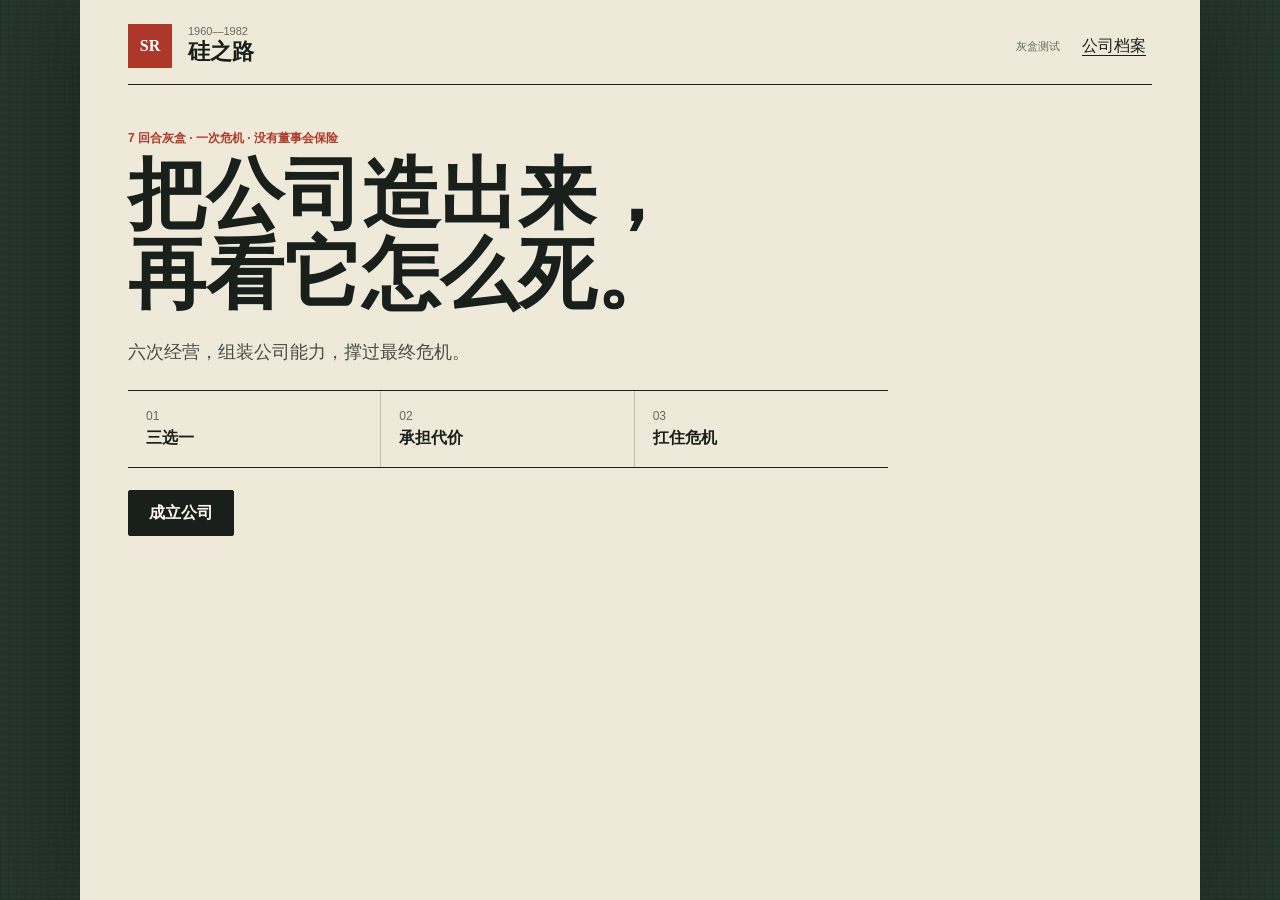
<file: index.html>
<!doctype html>
<html lang="zh-CN">
<head>
  <meta charset="UTF-8">
  <meta name="viewport" content="width=device-width, initial-scale=1.0">
  <meta name="theme-color" content="#24352d">
  <title>硅之路：飞轮危机局</title>
  <link rel="stylesheet" href="styles.css">
</head>
<body>
  <main class="app-shell">
    <header class="topbar">
      <a class="brand" href="./" aria-label="硅之路首页">
        <span class="brand-mark">SR</span>
        <span><small>1960—1982</small><strong>硅之路</strong></span>
      </a>
      <div class="run-meta">
        <span id="round-label">灰盒测试</span>
        <button id="records-button" class="quiet-button" type="button">公司档案</button>
      </div>
    </header>

    <section id="hud" class="hud hidden" aria-label="公司状态">
      <div class="status-bar">
        <div id="resources" class="resources"></div>
        <div class="crisis-clock"><small>订单冻结</small><strong id="crisis-countdown">6 回合</strong></div>
      </div>
      <div id="engine-panel" class="engine-panel"></div>
      <div id="ability-slots" class="ability-slots" aria-label="公司能力槽"></div>
    </section>

    <section id="start-screen" class="start-screen">
      <p class="kicker">7 回合灰盒 · 一次危机 · 没有董事会保险</p>
      <h1>把公司造出来，<br>再看它怎么死。</h1>
      <p class="lede">六次经营，组装公司能力，撑过最终危机。</p>
      <div class="promise-grid">
        <div><span>01</span><strong>三选一</strong></div>
        <div><span>02</span><strong>承担代价</strong></div>
        <div><span>03</span><strong>扛住危机</strong></div>
      </div>
      <button id="start-button" class="primary-button" type="button">成立公司</button>
      <button id="continue-button" class="text-button hidden" type="button">继续上次经营</button>
    </section>

    <section id="decision-screen" class="screen hidden" aria-live="polite">
      <div class="decision-layout">
        <article id="event-card" class="event-card" tabindex="0" aria-label="决策卡：向左或向右滑动选择">
          <span id="swipe-left" class="swipe-choice swipe-choice-left"></span>
          <span id="swipe-right" class="swipe-choice swipe-choice-right"></span>
          <p id="card-type" class="kicker"></p>
          <h2 id="card-title"></h2>
          <div id="card-context" class="card-context"></div>
          <details class="card-story">
            <summary>查看背景</summary>
            <p id="card-body" class="card-body"></p>
          </details>
        </article>
        <p class="swipe-instruction">拖动卡牌，或选择一侧</p>
        <div id="choices" class="choices"></div>
      </div>
    </section>

    <aside id="result-screen" class="result-toast hidden" aria-live="polite" aria-atomic="true">
      <button id="next-button" class="result-dismiss" type="button" aria-label="关闭结果">×</button>
      <article>
        <p id="result-kicker" class="kicker"></p>
        <h3 id="result-title"></h3>
        <div id="result-deltas" class="result-deltas"></div>
        <div id="result-engine" class="result-engine"></div>
      </article>
    </aside>

    <section id="replacement-screen" class="screen hidden" aria-live="polite">
      <header class="screen-heading"><div><p class="kicker">六个位置已经坐满</p><h2>董事会要求腾出一把椅子</h2></div></header>
      <p id="replacement-copy" class="brief"></p>
      <div id="replacement-grid" class="replacement-grid"></div>
    </section>

    <section id="ending-screen" class="screen hidden" aria-live="polite"></section>
  </main>

  <dialog id="records-dialog" class="records-dialog">
    <header><div><p class="kicker">内部文件</p><h2>公司档案</h2></div><button id="close-records" class="quiet-button" type="button">关闭</button></header>
    <div id="records-content"></div>
  </dialog>

  <script src="cards.config.js"></script>
  <script src="app.js"></script>
</body>
</html>
</file>
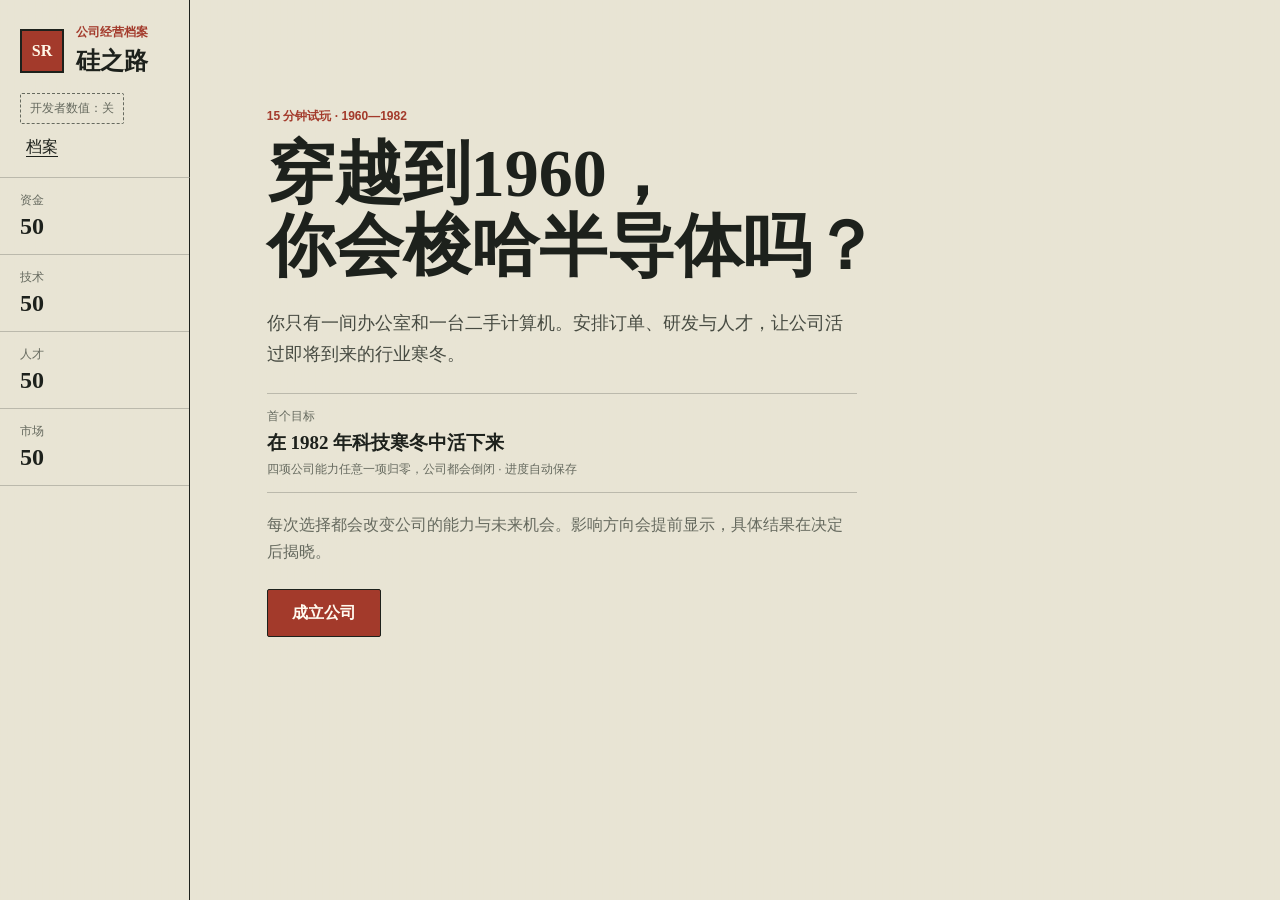
<file: outdated-code/legacy-build-slice/index.html>
<!doctype html>
<html lang="zh-CN">
<head>
  <meta charset="UTF-8">
  <meta name="viewport" content="width=device-width, initial-scale=1.0">
  <meta name="theme-color" content="#f0eadb">
  <title>硅之路：文字原型</title>
  <link rel="stylesheet" href="styles.css">
</head>
<body>
  <main id="app" class="app-shell">
    <div id="landscape-year-slot" class="landscape-year-slot hidden"></div>
    <header class="topbar" aria-label="公司状态">
      <div class="brand">
        <span class="brand-mark" aria-hidden="true">SR</span>
        <div>
          <p class="eyebrow">公司经营档案</p>
          <h1>硅之路</h1>
        </div>
      </div>
      <div class="topbar-actions">
        <button id="debug-values-button" class="dev-button" type="button" aria-pressed="false">开发者数值：关</button>
        <button id="records-button" class="icon-button" type="button" title="查看公司档案" aria-label="查看公司档案">档案</button>
      </div>
    </header>

    <section id="stats" class="stats" aria-label="公司数值"></section>

    <section id="start-screen" class="start-screen">
      <p class="chapter-label">15 分钟试玩 · 1960—1982</p>
      <h2>穿越到1960，<br>你会梭哈半导体吗？</h2>
      <p class="intro">你只有一间办公室和一台二手计算机。安排订单、研发与人才，让公司活过即将到来的行业寒冬。</p>
      <div class="opening-objective" aria-label="本轮目标">
        <span>首个目标</span>
        <strong>在 1982 年科技寒冬中活下来</strong>
        <small>四项公司能力任意一项归零，公司都会倒闭 · 进度自动保存</small>
      </div>
      <p class="intro-note">每次选择都会改变公司的能力与未来机会。影响方向会提前显示，具体结果在决定后揭晓。</p>
      <button id="start-button" class="primary-button" type="button">成立公司</button>
      <button id="continue-button" class="text-button hidden" type="button">继续上次进度</button>
    </section>

    <section id="game-screen" class="game-screen hidden" aria-live="polite">
      <div class="year-context">
        <div id="year-arrival" class="year-arrival hidden" aria-live="polite">
          <span>新年度</span>
          <strong id="arrival-year">1960</strong>
          <small id="arrival-note">年度计划开始</small>
          <div id="year-ledger" class="year-ledger hidden"></div>
        </div>
        <div class="timeline-row">
          <span id="year" class="year">1960</span>
          <span id="phase-label" class="phase-label">机器比办公室大</span>
          <span id="progress" class="progress-label"></span>
        </div>
      </div>

      <div id="decision-stage" class="decision-stage">
        <article id="event-card" class="event-card">
          <div class="document-header">
            <p id="card-type" class="card-type"></p>
            <span class="document-mark" aria-hidden="true">待决</span>
          </div>
          <h2 id="card-title"></h2>
          <p id="card-body" class="card-body"></p>
          <section id="inline-impact" class="inline-impact hidden">
            <p class="impact-label">对公司的影响</p>
            <h3 id="impact-headline"></h3>
            <p id="impact-body"></p>
            <div id="impact-settlement" class="settlement"></div>
          </section>
          <div class="signature-line" aria-hidden="true"><span>董事会批示</span></div>
        </article>
        <div id="choices" class="choices"></div>
      </div>
    </section>

    <section id="opportunity-screen" class="opportunity-screen hidden" aria-live="polite">
      <header class="opportunity-heading">
        <div>
          <p id="opportunity-kicker" class="eyebrow"></p>
          <h2 id="opportunity-title"></h2>
        </div>
        <p id="opportunity-crisis" class="opportunity-crisis"></p>
      </header>
      <p id="opportunity-brief" class="opportunity-brief"></p>
      <div id="opportunity-grid" class="opportunity-grid"></div>
      <div class="opportunity-footer">
        <p id="opportunity-count">选择 2 项，并决定处理顺序</p>
        <button id="opportunity-confirm" class="primary-button" type="button" disabled>开始处理</button>
      </div>
    </section>

    <section id="newspaper-screen" class="newspaper-screen hidden" aria-live="polite">
      <article id="result-medium" class="newspaper">
        <header class="newspaper-masthead">
          <span id="paper-date"></span>
          <strong id="medium-title">科技工商日报</strong>
          <span id="medium-meta">每份 5 分</span>
        </header>
        <p id="paper-section" class="paper-section">商业 · 科技</p>
        <h2 id="paper-headline"></h2>
        <div class="rule"></div>
        <p id="paper-body" class="paper-body"></p>
        <div id="settlement" class="settlement"></div>
        <div id="record-note" class="record-note hidden"></div>
        <button id="next-hint" class="swipe-next-hint" type="button">继续：下一页</button>
      </article>
    </section>

    <section id="ending-screen" class="ending-screen hidden" aria-live="polite"></section>
  </main>

  <div id="tutorial-overlay" class="tutorial-overlay hidden" role="dialog" aria-modal="true" aria-labelledby="tutorial-copy" aria-hidden="true" tabindex="-1">
    <div class="tutorial-message">
      <p class="tutorial-kicker">操作提示</p>
      <div id="tutorial-copy" class="tutorial-copy"></div>
      <small>点击任意位置继续</small>
    </div>
  </div>

  <dialog id="records-dialog" class="records-dialog">
    <div class="dialog-heading">
      <div>
        <p class="eyebrow">内部文件</p>
        <h2>公司档案</h2>
      </div>
      <button id="close-records" class="icon-button" type="button" aria-label="关闭档案">关闭</button>
    </div>
    <div id="records-content"></div>
  </dialog>

  <script src="cards.config.js"></script>
  <script src="app.js"></script>
</body>
</html>
</file>
<file: styles.css>
@charset "UTF-8";

:root {
  --ink: #19201b;
  --muted: #646b62;
  --paper: #f2eddd;
  --paper-light: #fffaf0;
  --forest: #24352d;
  --red: #ad3829;
  --blue: #27586b;
  --olive: #6a7134;
  --line: rgba(25, 32, 27, 0.2);
  --shadow: 0 24px 70px rgba(9, 18, 13, 0.28);
}

* { box-sizing: border-box; }
html { min-height: 100%; background: var(--forest); }
body {
  min-height: 100vh;
  margin: 0;
  color: var(--ink);
  font-family: "Bahnschrift", "Microsoft YaHei", sans-serif;
  background-color: var(--forest);
  background-image: linear-gradient(rgba(255,255,255,.025) 1px, transparent 1px), linear-gradient(90deg, rgba(0,0,0,.06) 1px, transparent 1px);
  background-size: 8px 8px;
}
button { font: inherit; }
button:focus-visible { outline: 3px solid var(--blue); outline-offset: 3px; }
.hidden { display: none !important; }
.sr-only { position: absolute; width: 1px; height: 1px; padding: 0; overflow: hidden; clip: rect(0, 0, 0, 0); white-space: nowrap; border: 0; }

.app-shell {
  width: min(100%, 1120px);
  min-height: 100vh;
  margin: 0 auto;
  padding: 24px clamp(18px, 4vw, 48px) 48px;
  background: rgba(242, 237, 221, .98);
  box-shadow: 0 0 90px rgba(0,0,0,.34);
}

.topbar, .brand, .run-meta, .screen-heading, .result-masthead, .records-dialog header, .ending-actions {
  display: flex;
  align-items: center;
  justify-content: space-between;
  gap: 16px;
}
.topbar { padding-bottom: 16px; border-bottom: 1px solid var(--ink); }
.brand { justify-content: flex-start; color: inherit; text-decoration: none; }
.brand-mark { display: grid; width: 44px; height: 44px; place-items: center; background: var(--red); color: white; font-family: Georgia, serif; font-weight: 700; }
.brand span:last-child { display: grid; }
.brand small, .run-meta span { color: var(--muted); font-size: 11px; }
.brand strong { font-family: Georgia, "Songti SC", serif; font-size: 22px; }

h1, h2, h3, p { margin-top: 0; }
h1, h2, h3 { font-family: Georgia, "Songti SC", serif; letter-spacing: 0; }
h1 { max-width: 760px; margin-bottom: 22px; font-size: clamp(42px, 7vw, 78px); line-height: 1.02; }
h2 { font-size: clamp(28px, 4vw, 44px); }
.kicker { margin-bottom: 8px; color: var(--red); font-size: 12px; font-weight: 800; text-transform: uppercase; }

.quiet-button, .text-button { border: 0; background: transparent; color: var(--ink); cursor: pointer; text-decoration: underline; text-underline-offset: 4px; }
.primary-button, .secondary-button { min-height: 46px; padding: 11px 20px; border: 1px solid var(--ink); border-radius: 2px; cursor: pointer; font-weight: 800; }
.primary-button { background: var(--ink); color: var(--paper-light); }
.secondary-button { background: transparent; color: var(--ink); }

.start-screen { padding: clamp(28px, 5vh, 52px) 0 30px; }
.lede { max-width: 680px; color: #474e47; font-family: Georgia, "Songti SC", serif; font-size: 18px; line-height: 1.8; }
.promise-grid { display: grid; grid-template-columns: repeat(3, 1fr); max-width: 760px; margin: 22px 0; border-top: 1px solid var(--ink); border-bottom: 1px solid var(--ink); }
.promise-grid div { display: grid; gap: 5px; padding: 18px; border-right: 1px solid var(--line); }
.promise-grid div:last-child { border-right: 0; }
.promise-grid span, .promise-grid small { color: var(--muted); font-size: 12px; }
.start-screen .text-button { margin-left: 16px; }

.hud { margin: 14px 0 34px; }
.status-bar { display: flex; align-items: stretch; border-bottom: 1px solid var(--line); }
.resources { display: grid; grid-template-columns: repeat(4, minmax(82px, 1fr)); flex: 1; }
.resource { display: flex; align-items: baseline; gap: 8px; padding: 9px 16px; border-right: 1px solid var(--line); }
.resource:first-child { padding-left: 0; }
.resource span { color: var(--muted); font-size: 11px; }
.resource strong { margin-left: auto; font-family: Georgia, serif; font-size: 22px; }
.resource.danger strong { color: var(--red); }
.crisis-clock { display: grid; min-width: 116px; align-content: center; gap: 2px; padding: 7px 0 7px 18px; text-align: right; }
.crisis-clock small { color: var(--red); font-size: 10px; font-weight: 800; }
.crisis-clock strong { font-size: 13px; }
.engine-panel { display: flex; align-items: center; justify-content: space-between; gap: 24px; min-height: 72px; margin-top: 13px; padding: 12px 15px; border-left: 4px solid var(--build-accent); background: #e5dfcd; }
.engine-panel.uncommitted { display: none; }
.engine-heading { display: grid; min-width: 190px; gap: 5px; }
.engine-heading small { color: var(--red); font-size: 10px; font-weight: 800; }
.engine-heading strong { font-size: 13px; }
.engine-gauge { width: 190px; height: 7px; overflow: hidden; border: 1px solid color-mix(in srgb, var(--build-accent), transparent 45%); background: var(--paper-light); }
.engine-gauge i { display: block; height: 100%; background: var(--build-accent); transition: width 420ms cubic-bezier(.2,.8,.2,1); }
.build-track { display: flex; flex: 1; align-items: center; justify-content: flex-end; gap: 9px; }
.build-node { display: flex; align-items: center; gap: 8px; min-width: 120px; color: var(--muted); }
.build-node span { display: grid; width: 28px; height: 28px; flex: 0 0 auto; place-items: center; border: 1px dashed var(--muted); font: 700 13px Georgia, serif; }
.build-node strong { font-size: 12px; }
.build-node.acquired { color: var(--ink); }
.build-node.acquired span { border-style: solid; background: var(--build-accent); color: white; }
.ability-slots { display: flex; gap: 6px; margin-top: 8px; }
.ability-slots.uncommitted { display: none; }
.ability-slot { position: relative; display: grid; width: 40px; height: 32px; place-items: center; border: 1px dashed var(--line); color: var(--muted); }
.ability-slot.filled { border-style: solid; background: var(--paper-light); color: var(--ink); cursor: help; }
.ability-slot > span { font-family: Georgia, "Songti SC", serif; font-size: 13px; font-weight: 700; }
.ability-tooltip { position: absolute; z-index: 5; top: 38px; left: 0; display: none; width: 220px; padding: 10px; border: 1px solid var(--ink); background: var(--paper-light); box-shadow: 0 10px 28px rgba(9,18,13,.18); }
.ability-tooltip strong, .ability-tooltip small { display: block; }
.ability-tooltip small { margin-top: 4px; color: var(--muted); line-height: 1.4; }
.ability-slot:hover .ability-tooltip, .ability-slot:focus .ability-tooltip { display: block; }

.screen { animation: enter 240ms ease-out; }
@keyframes enter { from { opacity: 0; transform: translateY(8px); } }
.screen-heading { align-items: center; }
.screen-heading h2 { margin-bottom: 0; font-size: clamp(28px, 3vw, 38px); }
.brief { max-width: 720px; margin: 18px 0 24px; color: var(--muted); line-height: 1.65; }
.decision-layout { display: grid; max-width: 760px; margin: 0 auto; gap: 12px; }
.event-card { padding: clamp(22px, 4vw, 38px); border: 1px solid var(--line); background: var(--paper-light); }
.event-card { position: relative; min-height: 220px; overflow: hidden; cursor: grab; touch-action: pan-y; transition: transform 180ms ease, border-color 180ms ease; user-select: none; }
.event-card:active { cursor: grabbing; }
.event-card.swiping-left { border-color: var(--red); }
.event-card.swiping-right { border-color: var(--blue); }
.event-card h2 { max-width: 620px; }
.card-body { color: #3f463f; font-family: Georgia, "Songti SC", serif; font-size: 17px; line-height: 1.7; }
.card-context { color: var(--muted); font-size: 13px; line-height: 1.5; }
.card-story { margin-top: 18px; color: var(--muted); font-size: 12px; }
.card-story summary { cursor: pointer; text-decoration: underline; text-underline-offset: 3px; }
.card-story .card-body { margin: 12px 0 0; font-size: 15px; }
.swipe-choice { position: absolute; top: 18px; max-width: 42%; opacity: 0; font-size: 12px; font-weight: 800; transition: opacity 120ms ease; }
.swipe-choice-left { right: 18px; color: var(--red); text-align: right; }
.swipe-choice-right { left: 18px; color: var(--blue); }
.swiping-left .swipe-choice-left, .swiping-right .swipe-choice-right { opacity: 1; }
.swipe-instruction { margin: 0; color: var(--muted); font-size: 11px; text-align: center; }
.choices { display: grid; grid-template-columns: repeat(2, 1fr); gap: 12px; }
.choice-button { display: grid; grid-template-columns: auto 1fr; align-content: center; gap: 4px 10px; min-height: 100px; padding: 14px 18px; border: 1px solid var(--line); background: #e5dfcd; color: var(--ink); cursor: pointer; text-align: left; }
.choice-button b { grid-row: 1 / 4; align-self: center; font-size: 22px; }
.choice-button:hover { border-color: var(--red); background: #fff4dd; }
.choice-button strong { font-family: Georgia, "Songti SC", serif; font-size: 19px; }
.choice-button span, .choice-button small { color: var(--muted); }
.choice-button small { margin-top: 5px; color: var(--blue); font-weight: 800; }
.choice-button em { color: var(--red); font-size: 12px; font-style: normal; font-weight: 800; }
.choice-button.fatal { border-color: var(--red); }

.result-toast { position: fixed; z-index: 20; right: 24px; bottom: 24px; width: min(420px, calc(100% - 32px)); padding: 18px 46px 18px 20px; border-left: 5px solid var(--olive); background: var(--ink); color: var(--paper-light); box-shadow: var(--shadow); animation: toast-in 220ms ease-out; }
.result-toast h3 { margin-bottom: 12px; font-size: 20px; }
.result-toast .kicker { margin-bottom: 5px; color: #f0a393; }
.result-dismiss { position: absolute; top: 8px; right: 10px; width: 30px; height: 30px; padding: 0; border: 0; background: transparent; color: white; cursor: pointer; font-size: 24px; line-height: 1; }
.result-deltas { display: flex; flex-wrap: wrap; gap: 12px; margin: 0; }
.result-deltas span { font-weight: 800; }
.positive { color: #35633d; }
.negative { color: var(--red); }
.result-toast .positive { color: #8ecf9b; }
.result-toast .negative { color: #f0a393; }
.result-engine { margin-top: 10px; color: #d9d5c8; font-size: 12px; line-height: 1.45; }
@keyframes toast-in { from { opacity: 0; transform: translateY(16px); } }

.replacement-grid { display: grid; grid-template-columns: repeat(3, 1fr); gap: 12px; }
.replacement-grid button { display: grid; gap: 7px; min-height: 130px; padding: 16px; border: 1px solid var(--line); background: var(--paper-light); cursor: pointer; text-align: left; }
.replacement-grid small, .replacement-grid span { color: var(--muted); font-size: 11px; }

.ending-badge { display: inline-block; margin-bottom: 18px; padding: 7px 10px; background: var(--red); color: white; font-size: 12px; font-weight: 800; }
#ending-screen > p { max-width: 700px; font-family: Georgia, "Songti SC", serif; font-size: 18px; line-height: 1.7; }
.ending-summary { display: grid; grid-template-columns: repeat(3, 1fr); gap: 1px; margin: 25px 0; background: var(--line); border: 1px solid var(--line); }
.ending-summary div { display: grid; gap: 6px; padding: 16px; background: var(--paper-light); }
.ending-summary small { color: var(--muted); }
.ending-actions { justify-content: flex-start; margin-top: 28px; }

.records-dialog { width: min(680px, calc(100% - 32px)); max-height: 82vh; padding: 24px; border: 1px solid var(--ink); background: var(--paper); color: var(--ink); }
.records-dialog::backdrop { background: rgba(15, 22, 18, .72); }
.records-dialog ul, .records-dialog ol { padding-left: 22px; line-height: 1.7; }

@media (max-width: 760px) {
  .app-shell { padding: 16px 14px 32px; }
  .hud { margin-bottom: 18px; }
  .topbar { align-items: flex-start; }
  .run-meta { align-items: flex-end; flex-direction: column; gap: 7px; }
  h1 { font-size: 44px; }
  .promise-grid, .decision-layout, .replacement-grid, .ending-summary { grid-template-columns: 1fr; }
  .promise-grid div { border-right: 0; border-bottom: 1px solid var(--line); }
  .promise-grid div:last-child { border-bottom: 0; }
  .status-bar { align-items: stretch; }
  .resources { grid-template-columns: repeat(4, 1fr); }
  .resource { display: grid; gap: 2px; padding: 7px 5px; text-align: center; }
  .resource strong { margin: 0; font-size: 19px; }
  .crisis-clock { min-width: 76px; padding-left: 7px; }
  .engine-panel { display: grid; gap: 12px; }
  .engine-heading { min-width: 0; }
  .engine-gauge { width: 100%; }
  .build-track { justify-content: flex-start; gap: 5px; }
  .build-node { min-width: 0; flex: 1; display: grid; justify-items: center; text-align: center; }
  .build-node strong { font-size: 10px; }
  .build-track i { font-size: 11px; }
  .screen-heading { align-items: stretch; flex-direction: column; }
  .event-card { min-height: 0; }
  .choices { grid-template-columns: 1fr 1fr; }
  .choice-button { display: flex; min-width: 0; min-height: 112px; padding: 12px; flex-direction: column; align-items: flex-start; justify-content: center; gap: 5px; }
  .choice-button strong { font-size: 16px; }
  .choice-button span, .choice-button small { font-size: 11px; line-height: 1.35; }
  .choice-button b { display: none; }
  .result-toast { right: 16px; bottom: 16px; }
  .ending-actions { align-items: stretch; flex-direction: column; }
}
</file>
<file: outdated-code/legacy-build-slice/styles.css>
@charset "UTF-8";

:root {
  --ink: #1d211c;
  --muted: #666a5f;
  --paper: #f3eddd;
  --paper-deep: #ded2b9;
  --olive: #53624c;
  --red: #a33a2b;
  --blue: #294f6b;
  --line: rgba(29, 33, 28, 0.22);
  --shadow: 0 18px 50px rgba(32, 30, 23, 0.16);
}

* {
  box-sizing: border-box;
}

html {
  min-height: 100%;
  background: #263930;
}

body {
  min-height: 100vh;
  margin: 0;
  color: var(--ink);
  font-family: "Bahnschrift", "Microsoft YaHei", sans-serif;
  background-color: #263930;
  background-image:
    linear-gradient(rgba(255, 255, 255, 0.025) 1px, transparent 1px),
    linear-gradient(90deg, rgba(0, 0, 0, 0.05) 1px, transparent 1px);
  background-size: 7px 7px;
}

button {
  font: inherit;
}

button:focus-visible {
  outline: 3px solid var(--blue);
  outline-offset: 3px;
}

.hidden {
  display: none !important;
}

.app-shell {
  width: min(100%, 960px);
  min-height: 100vh;
  margin: 0 auto;
  padding: 28px clamp(18px, 5vw, 56px) 48px;
  background: rgba(239, 234, 217, 0.97);
  box-shadow: 0 0 80px rgba(6, 13, 9, 0.35);
}

.topbar,
.dialog-heading,
.timeline-row,
.newspaper-masthead {
  display: flex;
  align-items: center;
  justify-content: space-between;
  gap: 16px;
}

.topbar {
  padding-bottom: 18px;
  border-bottom: 1px solid var(--ink);
}

.brand {
  display: flex;
  align-items: center;
  gap: 12px;
}

.topbar-actions {
  display: flex;
  align-items: center;
  gap: 18px;
}

.brand-mark {
  display: grid;
  width: 44px;
  height: 44px;
  place-items: center;
  border: 2px solid var(--ink);
  background: var(--red);
  color: #fff8e8;
  font-family: Georgia, "Songti SC", serif;
  font-weight: 700;
}

h1,
h2,
p {
  margin-top: 0;
}

h1 {
  margin-bottom: 0;
  font-family: Georgia, "Songti SC", serif;
  font-size: 24px;
  letter-spacing: 0;
}

.eyebrow,
.kicker,
.card-type,
.paper-section {
  margin-bottom: 4px;
  color: var(--red);
  font-size: 12px;
  font-weight: 700;
  letter-spacing: 0;
  text-transform: uppercase;
}

.icon-button,
.text-button {
  border: 0;
  background: transparent;
  color: var(--ink);
  cursor: pointer;
  text-decoration: underline;
  text-underline-offset: 4px;
}

.dev-button {
  padding: 6px 9px;
  border: 1px dashed var(--muted);
  border-radius: 2px;
  background: transparent;
  color: var(--muted);
  cursor: pointer;
  font-size: 12px;
}

.dev-button[aria-pressed="true"] {
  border-style: solid;
  border-color: var(--red);
  color: var(--red);
}

.stats {
  display: grid;
  grid-template-columns: repeat(4, 1fr);
  border-bottom: 1px solid var(--line);
}

.stats.developer-stats {
  grid-template-columns: repeat(5, 1fr);
}

.stat {
  min-width: 0;
  padding: 14px 10px;
  border-right: 1px solid var(--line);
}

.stat:first-child {
  padding-left: 0;
}

.stat:last-child {
  border-right: 0;
}

.stat-label {
  display: block;
  margin-bottom: 4px;
  color: var(--muted);
  font-size: 12px;
}

.stat-value {
  font-family: Georgia, serif;
  font-size: 24px;
  font-weight: 700;
  font-variant-numeric: tabular-nums;
}

.stat-value.warning {
  color: var(--red);
}

.start-screen {
  min-height: 68vh;
  padding: clamp(64px, 12vh, 120px) 0 40px;
}

.chapter-label {
  margin-bottom: 12px;
  color: var(--red);
  font-size: 12px;
  font-weight: 700;
  letter-spacing: 0;
  text-transform: uppercase;
}

.start-screen h2 {
  max-width: 720px;
  margin-bottom: 24px;
  font-family: Georgia, "Songti SC", serif;
  font-size: clamp(38px, 7vw, 68px);
  line-height: 1.08;
  letter-spacing: 0;
}

.intro {
  max-width: 590px;
  margin-bottom: 32px;
  color: #474b42;
  font-family: Georgia, "Songti SC", serif;
  font-size: 18px;
  line-height: 1.75;
}

.intro-note {
  max-width: 590px;
  margin: 0 0 24px;
  color: var(--muted);
  line-height: 1.7;
}

.opening-objective {
  display: grid;
  max-width: 590px;
  margin: -10px 0 18px;
  padding: 14px 0;
  border-top: 1px solid var(--line);
  border-bottom: 1px solid var(--line);
  gap: 5px;
}

.opening-objective span,
.opening-objective small {
  color: var(--muted);
  font-size: 12px;
}

.opening-objective strong {
  font-family: Georgia, "Songti SC", serif;
  font-size: 19px;
}

.primary-button {
  min-height: 48px;
  padding: 12px 24px;
  border: 1px solid var(--ink);
  border-radius: 2px;
  background: var(--red);
  color: #fffaf0;
  cursor: pointer;
  font-weight: 700;
}

.primary-button:hover {
  filter: brightness(0.94);
}

.primary-button.dark {
  background: var(--ink);
}

.start-screen .text-button {
  margin-left: 18px;
}

.game-screen,
.opportunity-screen,
.newspaper-screen,
.ending-screen {
  padding-top: 30px;
}

.opportunity-screen {
  min-height: 68vh;
}

.opportunity-heading {
  display: flex;
  align-items: end;
  justify-content: space-between;
  gap: 24px;
  margin-bottom: 12px;
  padding-bottom: 16px;
  border-bottom: 1px solid var(--ink);
}

.opportunity-heading h2 {
  margin-bottom: 0;
  font-family: Georgia, "Songti SC", serif;
  font-size: clamp(32px, 5vw, 48px);
}

.opportunity-crisis {
  margin: 0;
  color: var(--red);
  font-weight: 700;
  white-space: nowrap;
}

.opportunity-brief {
  max-width: 680px;
  margin: 18px 0 24px;
  color: #474b42;
  font-family: Georgia, "Songti SC", serif;
  font-size: 17px;
  line-height: 1.7;
}

.opportunity-grid {
  display: grid;
  grid-template-columns: repeat(2, minmax(0, 1fr));
  gap: 14px;
}

.opportunity-card {
  position: relative;
  display: grid;
  min-height: 170px;
  padding: 20px;
  border: 1px solid var(--line);
  border-radius: 2px;
  background: rgba(255, 250, 240, 0.72);
  color: var(--ink);
  cursor: pointer;
  gap: 9px;
  text-align: left;
  transition: border-color 140ms ease, background 140ms ease, transform 140ms ease;
}

.opportunity-card:hover {
  border-color: var(--olive);
  transform: translateY(-2px);
}

.opportunity-card.selected {
  border-color: var(--red);
  background: #fff8e9;
  box-shadow: inset 4px 0 0 var(--red);
}

.opportunity-card strong {
  padding-right: 30px;
  font-family: Georgia, "Songti SC", serif;
  font-size: 22px;
}

.opportunity-order {
  position: absolute;
  top: 16px;
  right: 16px;
  display: grid;
  width: 26px;
  height: 26px;
  place-items: center;
  border-radius: 50%;
  background: var(--red);
  color: #fffaf0;
  font-weight: 700;
}

.opportunity-order:empty {
  display: none;
}

.opportunity-deadline,
.opportunity-build,
.opportunity-ability,
.opportunity-payoff,
.opportunity-risk {
  color: var(--muted);
  font-size: 13px;
  line-height: 1.45;
}

.opportunity-deadline {
  color: var(--red);
  font-weight: 700;
}

.opportunity-build {
  color: var(--blue);
  font-weight: 700;
}

.opportunity-ability {
  color: var(--ink);
  font-weight: 700;
}

.opportunity-footer {
  display: flex;
  align-items: center;
  justify-content: space-between;
  gap: 20px;
  margin-top: 20px;
}

.opportunity-footer p {
  margin: 0;
  color: var(--muted);
}

.opportunity-footer button:disabled {
  cursor: not-allowed;
  opacity: 0.42;
}

.newspaper.synergy-result {
  border-color: var(--red);
  box-shadow: var(--shadow), inset 0 0 0 4px rgba(163, 58, 43, 0.12);
}

.career-summary {
  max-width: 660px;
  margin: 24px auto;
  padding: 18px 0;
  border-top: 1px solid var(--line);
  border-bottom: 1px solid var(--line);
  text-align: left;
}

.career-summary li,
.career-summary p {
  margin-bottom: 8px;
  line-height: 1.55;
}

.game-screen {
  position: relative;
  margin: 0 calc(clamp(18px, 5vw, 56px) * -1) -48px;
  padding: 28px clamp(18px, 5vw, 56px) 48px;
  background-color: #344b40;
  background-image:
    repeating-linear-gradient(90deg, transparent 0, transparent 42px, rgba(255, 255, 255, 0.018) 43px),
    repeating-linear-gradient(0deg, transparent 0, transparent 53px, rgba(0, 0, 0, 0.035) 54px);
  color: #f2ecdc;
}

.game-screen .timeline-row {
  color: rgba(242, 236, 220, 0.68);
}

.year-arrival {
  display: grid;
  grid-template-columns: auto 1fr auto;
  align-items: baseline;
  gap: 18px;
  margin: -28px calc(clamp(18px, 5vw, 56px) * -1) 26px;
  padding: 18px clamp(18px, 5vw, 56px) 14px;
  border-bottom: 4px double #d8bd77;
  background: #17261f;
  color: #f5ecd5;
  box-shadow: 0 12px 24px rgba(8, 15, 11, 0.22);
}

.year-arrival span,
.year-arrival small {
  color: #d8bd77;
  font-size: 12px;
  font-weight: 700;
}

.year-arrival strong {
  font-family: Georgia, "Songti SC", serif;
  font-size: clamp(44px, 8vw, 78px);
  line-height: 0.9;
  text-align: center;
}

.year-ledger {
  grid-column: 1 / -1;
  display: grid;
  grid-template-columns: repeat(3, 1fr);
  border-top: 1px solid rgba(216, 189, 119, 0.45);
}

.year-ledger span {
  padding: 10px 12px 0;
  color: rgba(245, 236, 213, 0.72);
  font-size: 12px;
  text-align: center;
}

.year-ledger span + span {
  border-left: 1px solid rgba(216, 189, 119, 0.28);
}

.year-ledger b {
  display: inline-block;
  margin-left: 5px;
  color: #f5ecd5;
  font-family: Consolas, monospace;
}

.year-ledger b.positive {
  color: #b9d59f;
}

.year-ledger b.negative {
  color: #ee9b8d;
}

.timeline-row {
  margin-bottom: 18px;
  color: var(--muted);
  font-size: 13px;
}

.year {
  color: var(--red);
  font-family: Georgia, serif;
  font-size: 28px;
  font-weight: 700;
}

.phase-label {
  flex: 1;
}

.progress-label {
  font-variant-numeric: tabular-nums;
}

.decision-stage {
  position: relative;
  display: grid;
  min-height: 600px;
  place-items: start center;
  padding-top: 18px;
  isolation: isolate;
}

.decision-stage::before,
.decision-stage::after {
  content: "";
  position: absolute;
  z-index: -1;
  background: #17261f;
  opacity: 0.52;
}

.decision-stage::before {
  top: 42px;
  left: 2%;
  width: 110px;
  height: 150px;
  border: 1px solid rgba(255, 255, 255, 0.12);
  transform: rotate(-5deg);
}

.decision-stage::after {
  right: 3%;
  bottom: 26px;
  width: 148px;
  height: 74px;
  border: 8px double rgba(213, 194, 151, 0.18);
  transform: rotate(4deg);
}

.event-card {
  position: relative;
  z-index: 2;
  width: min(540px, calc(100% - 300px));
  min-height: 480px;
  padding: clamp(28px, 5vw, 50px);
  border: 1px solid #716b5d;
  border-radius: 1px;
  background-color: #fffaf0;
  background-image: repeating-linear-gradient(0deg, transparent, transparent 27px, rgba(38, 50, 42, 0.045) 28px);
  box-shadow: 0 24px 55px rgba(8, 15, 11, 0.38), 10px 12px 0 rgba(17, 29, 23, 0.22);
  color: var(--ink);
  cursor: grab;
  touch-action: none;
  transform: rotate(-0.45deg);
  transform-origin: 50% 90%;
  transition: transform 160ms ease, box-shadow 160ms ease;
  user-select: none;
}

.event-card::before {
  content: "";
  position: absolute;
  top: -13px;
  right: 62px;
  width: 42px;
  height: 22px;
  border: 3px solid #7d817a;
  border-bottom: 0;
  border-radius: 20px 20px 0 0;
  transform: rotate(5deg);
}

.event-card:active,
.event-card.is-dragging {
  cursor: grabbing;
  box-shadow: 0 34px 70px rgba(8, 15, 11, 0.46);
}

.event-card.is-flying {
  pointer-events: none;
  transition: transform 220ms ease-in, opacity 220ms ease-in;
}

.flying-document {
  position: fixed;
  z-index: 100;
  margin: 0;
  pointer-events: none;
}

.event-card.external-document {
  width: min(620px, calc(100% - 180px));
  min-height: 570px;
  padding-bottom: 56px;
  border: 3px double var(--ink);
  background-color: #e9dec4;
  font-family: Consolas, "Microsoft YaHei", monospace;
  touch-action: pan-y;
  transform: rotate(0.35deg);
}

.event-card.external-document::before {
  content: "电报";
  top: 22px;
  right: 24px;
  width: auto;
  height: auto;
  padding: 5px 8px;
  border: 2px solid var(--red);
  border-radius: 0;
  color: var(--red);
  font-weight: 700;
  transform: rotate(5deg);
}

.event-card.external-document .document-mark {
  display: none;
}

.document-header {
  display: flex;
  align-items: center;
  justify-content: space-between;
  gap: 16px;
  margin-bottom: 20px;
  padding-bottom: 10px;
  border-bottom: 1px solid var(--line);
}

.document-mark {
  padding: 3px 7px;
  border: 1px solid var(--red);
  color: var(--red);
  font-family: "Songti SC", serif;
  font-size: 12px;
  font-weight: 700;
  transform: rotate(3deg);
}

.event-card h2 {
  max-width: 680px;
  margin-bottom: 22px;
  font-family: Georgia, "Songti SC", serif;
  font-size: clamp(30px, 4vw, 44px);
  line-height: 1.16;
  letter-spacing: 0;
  overflow-wrap: anywhere;
}

.card-body {
  max-width: 680px;
  min-height: 104px;
  margin-bottom: 30px;
  font-family: Georgia, "Songti SC", serif;
  font-size: 19px;
  line-height: 1.8;
}

.signature-line {
  position: absolute;
  right: clamp(28px, 5vw, 50px);
  bottom: 34px;
  width: 145px;
  padding-top: 7px;
  border-top: 1px solid var(--muted);
  color: var(--muted);
  font-family: "FangSong", "Songti SC", serif;
  font-size: 12px;
  text-align: center;
}

.choices {
  position: absolute;
  inset: 0;
  z-index: 1;
  pointer-events: none;
}

.choice-button {
  position: absolute;
  top: 185px;
  display: flex;
  width: 150px;
  min-height: 130px;
  flex-direction: column;
  justify-content: center;
  gap: 10px;
  padding: 16px 10px;
  border: 0;
  border-top: 2px solid rgba(242, 236, 220, 0.45);
  border-bottom: 2px solid rgba(242, 236, 220, 0.45);
  border-radius: 0;
  background: rgba(20, 34, 27, 0.3);
  color: #f6efdc;
  cursor: pointer;
  pointer-events: auto;
  text-align: center;
  transition: background 150ms ease, border-color 150ms ease, transform 150ms ease;
}

.choice-count-2 .choice-button:first-child {
  left: 0;
  transform: rotate(-2deg);
}

.choice-count-2 .choice-button:last-child {
  right: 0;
  transform: rotate(2deg);
}

.choice-button:hover,
.choice-button.is-previewing {
  border-color: #d8bd77;
  background: rgba(7, 15, 10, 0.66);
  color: #fff9e9;
}

.choice-label {
  font-family: Georgia, "Songti SC", serif;
  font-size: 18px;
  font-weight: 700;
  line-height: 1.35;
}

.choice-effects {
  color: #c9d6cb;
  font-family: Consolas, monospace;
  font-size: 12px;
  line-height: 1.6;
  opacity: 0.82;
  transition: opacity 140ms ease;
}

.choice-button:hover .choice-effects,
.choice-button:focus-visible .choice-effects,
.choice-button.is-previewing .choice-effects {
  color: #f0dca5;
  opacity: 1;
}

.choice-count-1 .choice-button {
  top: auto;
  bottom: 8px;
  left: 50%;
  width: 220px;
  min-height: 72px;
  border: 2px solid #d8bd77;
  transform: translateX(-50%) rotate(-1deg);
}

.decision-stage:has(.choice-count-1) {
  min-height: 540px;
}

.decision-stage:has(.external-document) {
  min-height: 730px;
}

.external-year-link {
  display: block;
  margin: 16px 0 0 auto;
  padding: 5px 0;
  border: 0;
  border-bottom: 1px solid rgba(29, 33, 28, 0.45);
  background: transparent;
  color: var(--muted);
  cursor: pointer;
  font-family: "FangSong", "Songti SC", serif;
  font-size: 13px;
  font-weight: 400;
}

.external-year-link:hover,
.external-year-link:focus-visible {
  border-bottom-color: var(--red);
  color: var(--red);
}

.tutorial-overlay {
  position: fixed;
  inset: 0;
  z-index: 1000;
  display: grid;
  place-items: center;
  padding: 28px;
  background: rgba(13, 28, 21, 0.86);
  color: #fff8e8;
  cursor: pointer;
  text-align: center;
  backdrop-filter: blur(3px);
  animation: tutorial-appear 180ms ease-out;
}

.tutorial-message {
  width: min(900px, 100%);
  padding: 34px 20px;
  border-top: 1px solid rgba(216, 189, 119, 0.72);
  border-bottom: 1px solid rgba(216, 189, 119, 0.72);
}

.tutorial-kicker {
  margin-bottom: 18px;
  color: #d8bd77;
  font-size: 13px;
  font-weight: 700;
}

.tutorial-copy {
  margin-bottom: 24px;
  font-family: Georgia, "Songti SC", serif;
  font-weight: 700;
  line-height: 1.35;
}

.tutorial-directions {
  display: flex;
  align-items: center;
  justify-content: center;
  gap: clamp(20px, 5vw, 64px);
  font-size: clamp(28px, 4vw, 46px);
}

.tutorial-action {
  display: inline-flex;
  align-items: center;
  gap: 12px;
  white-space: nowrap;
}

.tutorial-or {
  color: #d8bd77;
  font-family: "FangSong", "Songti SC", serif;
  font-size: 18px;
  font-weight: 400;
}

.tutorial-purpose {
  display: block;
  margin-top: 16px;
  color: #d8bd77;
  font-size: clamp(22px, 2.5vw, 30px);
}

.tutorial-message small {
  color: rgba(255, 248, 232, 0.66);
  font-size: 13px;
}

@keyframes tutorial-appear {
  from { opacity: 0; }
  to { opacity: 1; }
}

@media (prefers-reduced-motion: reduce) {
  .tutorial-overlay {
    animation: none;
  }
}

@media (max-width: 520px) {
  .tutorial-directions {
    flex-direction: column;
    gap: 8px;
  }

  .tutorial-directions-single {
    flex-direction: row;
  }
}

.newspaper-screen {
  position: relative;
  margin: 0 calc(clamp(18px, 5vw, 56px) * -1) -48px;
  padding: 24px clamp(18px, 5vw, 56px) 32px;
  background-color: #344b40;
  background-image: repeating-linear-gradient(90deg, transparent 0, transparent 42px, rgba(255, 255, 255, 0.018) 43px);
  perspective: 1000px;
}

.newspaper {
  position: relative;
  min-height: 430px;
  padding: clamp(22px, 3.5vw, 38px);
  overflow: hidden;
  border: 1px solid #756f60;
  border-radius: 1px;
  background-color: #eee5d1;
  background-image: repeating-linear-gradient(0deg, transparent, transparent 3px, rgba(70, 60, 45, 0.025) 3px, rgba(70, 60, 45, 0.025) 4px);
  box-shadow: 0 28px 65px rgba(8, 15, 11, 0.42), 9px 11px 0 rgba(17, 29, 23, 0.2);
  cursor: grab;
  touch-action: pan-y;
  transform: rotate(-0.35deg);
  user-select: none;
}

.newspaper.is-dragging {
  cursor: grabbing;
}

.newspaper::after {
  content: "号外";
  position: absolute;
  top: 92px;
  right: 28px;
  padding: 5px 8px;
  border: 2px solid var(--red);
  color: var(--red);
  font-family: "Songti SC", serif;
  font-weight: 700;
  transform: rotate(4deg);
}

.newspaper.annual-report::after {
  display: none;
}

.newspaper-masthead {
  padding-bottom: 10px;
  border-bottom: 3px double var(--ink);
  font-family: Georgia, "Songti SC", serif;
  font-size: 12px;
}

.newspaper-masthead strong {
  font-size: clamp(23px, 5vw, 38px);
  text-align: center;
}

.paper-section {
  margin-top: 18px;
}

.newspaper h2 {
  max-width: 720px;
  margin: 14px auto;
  font-family: Georgia, "Songti SC", serif;
  font-size: clamp(32px, 4.5vw, 46px);
  line-height: 1.05;
  text-align: center;
  letter-spacing: 0;
}

.rule {
  width: 90px;
  height: 4px;
  margin: 14px auto;
  background: var(--red);
}

.paper-body {
  max-width: 650px;
  margin: 0 auto 16px;
  font-family: Georgia, "Songti SC", serif;
  font-size: 18px;
  line-height: 1.65;
}

.settlement {
  display: flex;
  flex-wrap: wrap;
  gap: 8px;
  max-width: 650px;
  margin: 0 auto 20px;
}

.delta {
  padding: 7px 10px;
  border: 1px solid var(--line);
  background: rgba(255, 250, 240, 0.6);
  font-family: Consolas, monospace;
  font-size: 13px;
}

.delta.positive {
  color: var(--olive);
}

.delta.negative {
  color: var(--red);
}

.record-note {
  max-width: 650px;
  margin: 0 auto 16px;
  padding: 12px 14px;
  border-left: 4px solid var(--blue);
  background: rgba(41, 79, 107, 0.08);
  font-size: 14px;
  line-height: 1.6;
}

.swipe-next-hint {
  display: block;
  margin: 22px auto 0;
  padding: 9px 14px;
  border: 1px solid var(--line);
  border-radius: 2px;
  background: transparent;
  color: var(--muted);
  cursor: pointer;
  font-family: "FangSong", "Songti SC", serif;
  font-size: 16px;
  text-align: center;
}

.swipe-next-hint:hover,
.swipe-next-hint:focus-visible {
  border-color: var(--red);
  color: var(--red);
}

.medium-terminal {
  border: 12px solid #4c5148;
  background: #dce3cf;
  box-shadow: var(--shadow), inset 0 0 36px rgba(42, 61, 39, 0.12);
}

.medium-terminal::after {
  content: "内部";
  border-color: var(--olive);
  color: var(--olive);
}

.medium-terminal h2,
.medium-terminal .paper-body,
.medium-terminal .newspaper-masthead {
  font-family: Consolas, "Microsoft YaHei", monospace;
}

.medium-web {
  border-top: 12px solid var(--blue);
  background: #f5f4ed;
}

.medium-web::after {
  content: "在线";
  border-color: var(--blue);
  color: var(--blue);
}

.medium-web .newspaper-masthead {
  border-bottom-color: var(--blue);
}

.ending-screen {
  min-height: 70vh;
  padding-top: clamp(60px, 12vh, 110px);
}

.ending-screen h2 {
  max-width: 760px;
  margin-bottom: 20px;
  font-family: Georgia, "Songti SC", serif;
  font-size: clamp(38px, 7vw, 68px);
  line-height: 1.06;
  letter-spacing: 0;
}

.obituary-title {
  margin-bottom: 8px;
  color: var(--red);
  font-family: Georgia, "Songti SC", serif;
  font-size: clamp(28px, 5vw, 46px);
  font-weight: 700;
  line-height: 1;
}

.ending-unlocked {
  margin-bottom: 24px;
  color: var(--muted);
  font-size: 13px;
  font-weight: 700;
}

.failure-ending h2 {
  max-width: 850px;
  white-space: pre-line;
}

.ending-copy {
  max-width: 620px;
  margin-bottom: 28px;
  font-family: Georgia, "Songti SC", serif;
  font-size: 19px;
  line-height: 1.8;
  white-space: pre-line;
}

.ending-actions {
  display: flex;
  flex-wrap: wrap;
  gap: 12px;
}

.secondary-button {
  min-height: 48px;
  padding: 12px 20px;
  border: 1px solid var(--ink);
  border-radius: 2px;
  background: transparent;
  color: var(--ink);
  cursor: pointer;
  font-weight: 700;
}

.records-dialog {
  width: min(680px, calc(100% - 32px));
  max-height: 82vh;
  padding: 26px;
  border: 1px solid var(--ink);
  border-radius: 3px;
  background: var(--paper);
  color: var(--ink);
}

.records-dialog::backdrop {
  background: rgba(20, 21, 18, 0.62);
}

.records-dialog h2 {
  margin-bottom: 0;
  font-family: Georgia, "Songti SC", serif;
  font-size: 30px;
}

.record-section {
  margin-top: 24px;
  padding-top: 18px;
  border-top: 1px solid var(--line);
}

.record-section h3 {
  font-size: 14px;
}

.tag-list {
  display: flex;
  flex-wrap: wrap;
  gap: 8px;
  padding: 0;
  list-style: none;
}

.tag-list li {
  padding: 7px 9px;
  border: 1px solid var(--line);
  background: #fffaf0;
  font-size: 13px;
}

.history-list {
  margin: 0;
  padding: 0;
  list-style: none;
}

.history-list li {
  padding: 10px 0;
  border-bottom: 1px dotted var(--line);
  font-size: 13px;
  line-height: 1.55;
}

.empty-note {
  color: var(--muted);
  font-family: Georgia, "Songti SC", serif;
  font-style: italic;
}

@media (min-width: 900px) and (orientation: landscape) {
  .app-shell {
    display: grid;
    width: min(100%, 1280px);
    min-height: 100vh;
    grid-template-columns: 190px minmax(0, 1fr);
    grid-template-rows: auto auto 1fr;
    padding: 0;
  }

  .landscape-year-slot {
    grid-column: 1;
    grid-row: 1;
    padding: 20px;
    border-right: 1px solid var(--ink);
    border-bottom: 1px solid var(--line);
    background: #17261f;
    color: #f5ecd5;
  }

  .landscape-year-slot .year-arrival {
    display: grid;
    grid-template-columns: 1fr;
    gap: 3px;
    margin: 0 0 14px;
    padding: 0 0 14px;
    border-bottom: 1px solid rgba(216, 189, 119, 0.45);
    background: transparent;
    box-shadow: none;
  }

  .landscape-year-slot .year-arrival strong {
    font-size: 48px;
    line-height: 1;
    text-align: left;
  }

  .landscape-year-slot .timeline-row {
    align-items: flex-start;
    flex-direction: column;
    gap: 6px;
    margin: 0;
  }

  .landscape-year-slot .year-context:has(.year-arrival:not(.hidden)) .timeline-row .year {
    display: none;
  }

  .landscape-year-slot .year {
    color: #f5ecd5;
    font-size: 42px;
    line-height: 1;
  }

  .landscape-year-slot .progress-label {
    color: rgba(245, 236, 213, 0.7);
  }

  .landscape-year-slot .phase-label {
    display: none;
  }

  .topbar {
    grid-column: 1;
    grid-row: 2;
    align-items: stretch;
    flex-direction: column;
    padding: 24px 20px 18px;
    border-right: 1px solid var(--ink);
    border-bottom: 1px solid var(--line);
  }

  .topbar-actions {
    align-items: flex-start;
    flex-direction: column;
    gap: 12px;
  }

  .stats {
    grid-column: 1;
    grid-row: 3;
    align-content: start;
    grid-template-columns: 1fr;
    border-right: 1px solid var(--ink);
    border-bottom: 0;
  }

  .stats.developer-stats {
    grid-template-columns: 1fr;
  }

  .stat,
  .stat:first-child {
    padding: 14px 20px;
    border-right: 0;
    border-bottom: 1px solid var(--line);
  }

  .start-screen,
  .opportunity-screen,
  .game-screen,
  .newspaper-screen,
  .ending-screen {
    grid-column: 2;
    grid-row: 1 / 4;
  }

  .start-screen,
  .ending-screen {
    padding-right: clamp(32px, 6vw, 80px);
    padding-left: clamp(32px, 6vw, 80px);
  }

  .game-screen,
  .newspaper-screen {
    margin: 0;
    padding-right: clamp(24px, 4vw, 48px);
    padding-left: clamp(24px, 4vw, 48px);
  }

  .game-screen {
    padding-top: 18px;
  }

  .decision-stage,
  .decision-stage:has(.choice-count-1),
  .decision-stage:has(.external-document) {
    min-height: 0;
    padding-top: 8px;
  }

}

@media (max-width: 640px) {
  .app-shell {
    padding: 10px 14px 28px;
  }

  .start-screen {
    min-height: auto;
    padding: 28px 6px;
  }

  .start-screen h2 {
    margin-bottom: 16px;
    font-size: 34px;
  }

  .start-screen .intro {
    margin-bottom: 18px;
    font-size: 16px;
    line-height: 1.6;
  }

  .start-screen .intro-note {
    display: none;
  }

  .opening-objective {
    margin: 0 0 18px;
    padding: 10px 0;
  }

  .topbar {
    padding-bottom: 10px;
  }

  .brand-mark {
    width: 38px;
    height: 38px;
  }

  .topbar-actions {
    gap: 10px;
  }

  .dev-button {
    max-width: 82px;
  }

  .stats {
    grid-template-columns: repeat(4, 1fr);
  }

  .stats.developer-stats {
    grid-template-columns: repeat(5, 1fr);
  }

  .stat {
    padding-right: 6px;
    padding-left: 6px;
    padding-top: 8px;
    padding-bottom: 8px;
  }

  .stat-value {
    font-size: 21px;
  }

  .game-screen,
  .opportunity-screen,
  .newspaper-screen {
    margin-right: -14px;
    margin-left: -14px;
    padding-right: 14px;
    padding-left: 14px;
  }

  .game-screen {
    padding-top: 12px;
  }

  .opportunity-screen {
    padding-top: 22px;
  }

  .opportunity-heading {
    align-items: start;
    flex-direction: column;
    gap: 8px;
  }

  .opportunity-heading h2 {
    font-size: 34px;
  }

  .opportunity-grid {
    grid-template-columns: 1fr;
  }

  .opportunity-card {
    min-height: 138px;
  }

  .opportunity-footer {
    position: sticky;
    z-index: 4;
    bottom: 0;
    align-items: stretch;
    flex-direction: column;
    margin-right: -14px;
    margin-left: -14px;
    padding: 12px 14px;
    border-top: 1px solid var(--line);
    background: rgba(243, 237, 221, 0.96);
  }

  .decision-stage,
  .decision-stage:has(.choice-count-1),
  .decision-stage:has(.external-document) {
    display: flex;
    min-height: auto;
    flex-direction: column;
    align-items: stretch;
    gap: 12px;
    padding-top: 6px;
  }

  .decision-stage::before,
  .decision-stage::after {
    display: none;
  }

  .event-card,
  .event-card.external-document {
    width: 100%;
    min-height: 380px;
    padding: 24px 20px 64px;
  }

  .event-card.external-document {
    min-height: 410px;
    padding: 22px 18px 48px;
  }

  .event-card.external-document .document-header {
    margin-bottom: 12px;
  }

  .year-context:has(.year-arrival:not(.hidden)) {
    display: grid;
    grid-template-columns: auto 1fr auto;
    align-items: baseline;
    gap: 4px 10px;
    margin-right: -14px;
    margin-left: -14px;
    margin-bottom: 12px;
    padding: 10px 14px 9px;
    border-bottom: 2px solid #d8bd77;
    background: #17261f;
  }

  .year-context:has(.year-arrival:not(.hidden)) .year-arrival,
  .year-context:has(.year-arrival:not(.hidden)) .timeline-row {
    display: contents;
  }

  .year-context:has(.year-arrival:not(.hidden)) .year-arrival > span {
    grid-column: 1;
    grid-row: 1;
  }

  .year-context:has(.year-arrival:not(.hidden)) .year-arrival strong {
    grid-column: 2;
    grid-row: 1;
    font-size: 32px;
    text-align: left;
  }

  .year-context:has(.year-arrival:not(.hidden)) .year-arrival small,
  .year-context:has(.year-arrival:not(.hidden)) .timeline-row .year {
    display: none;
  }

  .year-context:has(.year-arrival:not(.hidden)) .phase-label {
    grid-column: 1 / 3;
    grid-row: 2;
    order: initial;
  }

  .year-context:has(.year-arrival:not(.hidden)) .progress-label {
    grid-column: 3;
    grid-row: 1;
    color: rgba(242, 236, 220, 0.72);
  }

  .year-context:not(:has(.year-arrival:not(.hidden))) .timeline-row {
    margin-bottom: 12px;
  }

  .year-context:has(.year-arrival:not(.hidden)) + .decision-stage {
    padding-top: 0;
  }

  .year-ledger {
    grid-template-columns: 1fr;
  }

  .year-ledger span {
    display: flex;
    justify-content: space-between;
    padding: 7px 2px 0;
    text-align: left;
  }

  .year-ledger span + span {
    border-left: 0;
  }

  .event-card h2 {
    font-size: clamp(30px, 9vw, 42px);
  }

  .card-body {
    min-height: 0;
    font-size: 17px;
  }

  .choices,
  .choice-count-1,
  .choice-count-2 {
    position: relative;
    inset: auto;
    display: grid;
    grid-template-columns: repeat(2, minmax(0, 1fr));
    gap: 10px;
    width: 100%;
  }

  .choice-button,
  .choice-count-1 .choice-button,
  .choice-count-2 .choice-button:first-child,
  .choice-count-2 .choice-button:last-child {
    position: relative;
    inset: auto;
    width: 100%;
    min-height: 88px;
    transform: none;
  }

  .choice-count-1 {
    grid-template-columns: 1fr;
  }

  .choice-count-1 .choice-button {
    min-height: 58px;
  }

  .choice-button {
    gap: 7px;
  }

  .choice-effects {
    opacity: 1;
    text-align: center;
  }

  .newspaper-masthead span:last-child {
    display: none;
  }

  .newspaper::after {
    top: 68px;
    right: 16px;
  }

  .newspaper:not(.annual-report) .paper-section {
    min-height: 30px;
    padding-right: 64px;
  }

  .timeline-row {
    flex-wrap: wrap;
  }

  .phase-label {
    order: 3;
    flex-basis: 100%;
  }
}

.event-card.external-document h2 {
  max-width: 500px;
  font-family: Consolas, "Microsoft YaHei", monospace;
  font-size: clamp(28px, 3.5vw, 40px);
  line-height: 1.25;
}

.event-card.external-document .card-body {
  font-family: Consolas, "Microsoft YaHei", monospace;
  font-size: 17px;
  line-height: 1.75;
}

.inline-impact {
  margin-top: 28px;
  padding-top: 20px;
  border-top: 3px double var(--ink);
}

.impact-label {
  margin-bottom: 8px;
  color: var(--red);
  font-size: 12px;
  font-weight: 700;
}

.inline-impact h3 {
  margin: 0 0 10px;
  font-family: Georgia, "Songti SC", serif;
  font-size: 24px;
  line-height: 1.3;
}

.inline-impact > p:not(.impact-label) {
  margin-bottom: 16px;
  font-size: 15px;
  line-height: 1.7;
}

.inline-impact .settlement {
  margin: 0;
}

@media (prefers-reduced-motion: no-preference) {
  .event-card,
  .newspaper,
  .ending-screen > * {
    animation: arrive 360ms ease-out both;
  }

  .choice-button:nth-child(2) {
    animation-delay: 70ms;
  }

  .year-arrival:not(.hidden) {
    animation: arrive 420ms ease-out both;
  }

  .choice-button:nth-child(3) {
    animation-delay: 140ms;
  }

  @keyframes arrive {
    from {
      opacity: 0;
      translate: 0 12px;
    }
    to {
      opacity: 1;
      translate: 0;
    }
  }
}

@media (max-width: 640px) {
  .annual-report {
    min-height: 0;
    padding: 18px;
  }

  .annual-report h2 {
    margin: 10px auto;
    font-size: 28px;
  }

  .annual-report .rule {
    margin: 10px auto;
  }

  .annual-report .paper-body {
    margin-bottom: 10px;
    font-size: 16px;
    line-height: 1.5;
  }

  .annual-report .settlement {
    gap: 5px;
    margin-bottom: 10px;
  }

  .annual-report .delta {
    padding: 5px 7px;
    font-size: 12px;
    line-height: 1.35;
  }

  .annual-report .annual-detail {
    flex-basis: 100%;
  }

  .annual-report .record-note {
    margin-bottom: 10px;
    padding: 8px 10px;
    line-height: 1.4;
  }

  .annual-report .primary-button {
    margin-top: 12px;
  }

  .event-card.external-document h2 {
    margin-bottom: 14px;
    font-size: 26px;
    line-height: 1.18;
  }

  .event-card.external-document .card-body {
    margin-bottom: 18px;
    font-size: 15px;
    line-height: 1.55;
  }

  .event-card.external-document .inline-impact {
    margin-top: 18px;
    padding-top: 14px;
  }

  .event-card.external-document .inline-impact h3 {
    margin-bottom: 7px;
    font-size: 21px;
  }

  .event-card.external-document .inline-impact > p:not(.impact-label) {
    margin-bottom: 10px;
    font-size: 14px;
    line-height: 1.55;
  }
}
</file>
